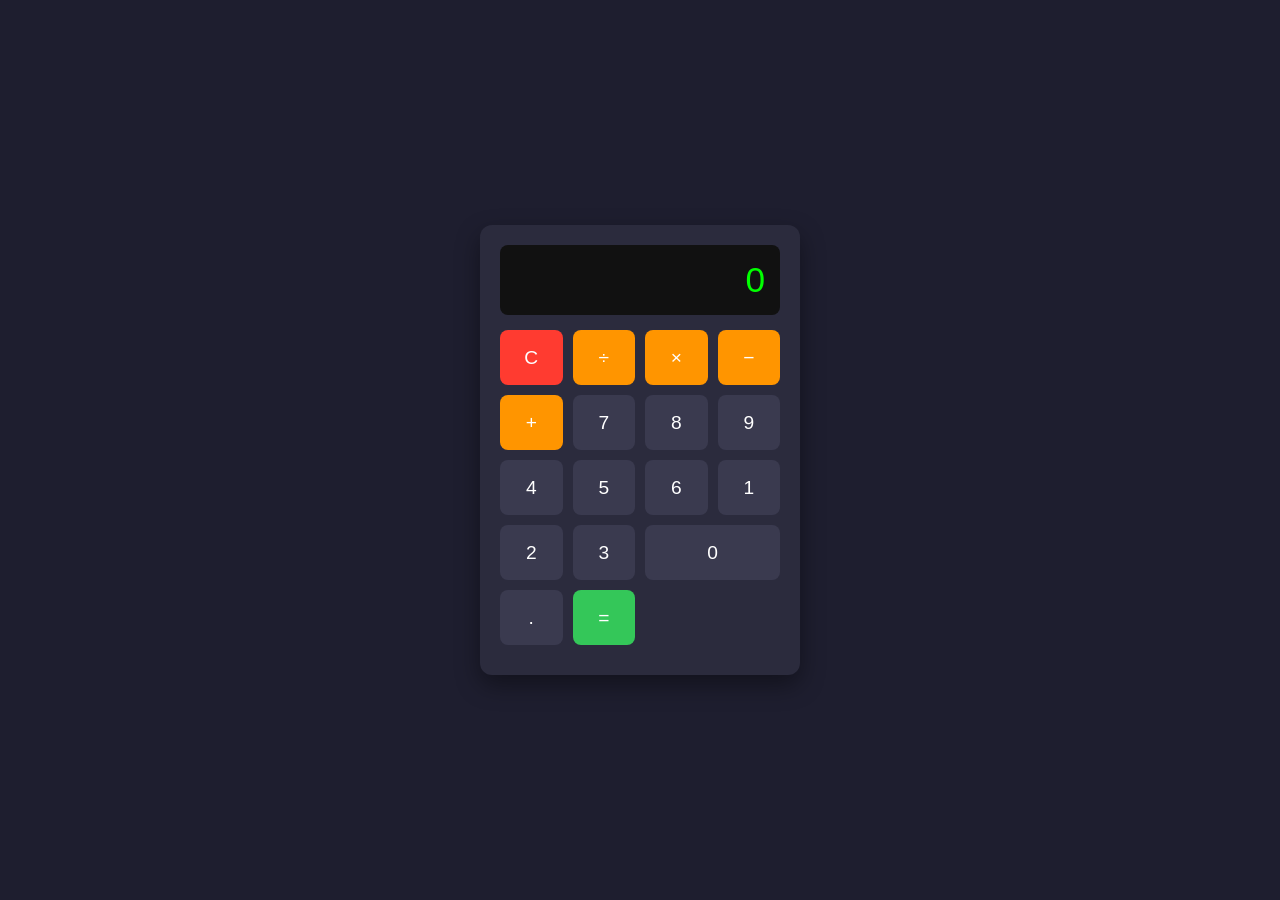
<file: index.html>
<!doctype html>
<html lang="pt-br">
  <head>
    <meta charset="UTF-8" />
    <meta name="viewport" content="width=device-width, initial-scale=1.0" />
    <title>Calculadora</title>
    <link rel="stylesheet" href="/style.css" />
  </head>
  <body>
    <div class="calculator">
      <div class="display" id="display">0</div>

      <div class="buttons">
        <button class="btn btn-clear" id="clear" onclick="limpar()">C</button>
        <button class="btn operator" data-operator="/">÷</button>
        <button class="btn operator" data-operator="*">×</button>
        <button class="btn operator" data-operator="-">−</button>
        <button class="btn operator" data-operator="+">+</button>

        <button class="btn number" data-number="7" id="numero">7</button>
        <button class="btn number" data-number="8" id="numero">8</button>
        <button class="btn number" data-number="9" id="numero">9</button>

        <button class="btn number" data-number="4" id="numero">4</button>
        <button class="btn number" data-number="5" id="numero">5</button>
        <button class="btn number" data-number="6" id="numero">6</button>

        <button class="btn number" data-number="1" id="numero">1</button>
        <button class="btn number" data-number="2" id="numero">2</button>
        <button class="btn number" data-number="3" id="numero">3</button>

        <button class="btn number zero" data-number="0">0</button>
        <button class="btn number" data-number=".">.</button>
        <button class="btn equals" id="equals" onclick="resultado()">=</button>
      </div>
    </div>
    <script>
      // Seleciona a div que contém todos os botões
      var botoes = document.querySelector("div.buttons");
      // Pega o display da calculadora
      var disp = document.getElementById("display");

      // Escuta qualquer clique dentro da div
      botoes.addEventListener("click", mostrar);

      function mostrar(evento) {
        // Pega o display da calculadora

        // evento.target é o botão que foi clicado
        var botaoClicado = evento.target;

        if (botaoClicado.id === "equals") {
          resultado();
          return;
        }
        if (botaoClicado.id === "clear") {
          limpar();
          return;
        }

        if (disp.innerText === "0") {
          disp.innerText = botaoClicado.innerText;
        }

        // Verifica se o botão é um número
        else if (botaoClicado.classList.contains("number")) {
          // Adiciona o número clicado no display
          disp.innerHTML += botaoClicado.innerText;
        }

        // Verifica se o botão é um operador
        else if (botaoClicado.classList.contains("operator")) {
          // Adiciona o operador clicado no display
          disp.innerHTML += botaoClicado.innerText;
        }
      }

      function resultado() {
        if (disp.innerText.includes("+")) {
          //verifica c tem a str "+"
          var operacao = disp.innerText.split("+"); //split quebra e cria uma lista sem o elemento passado como parametro
          var soma = 0;
          for (e of operacao) {
            soma = soma + Number.parseFloat(e);
          }
          disp.innerText = soma;
        } else if (disp.innerText.includes("×")) {
          var multiplicacao = disp.innerText.split("×");
          var multi = 1;
          for (m of multiplicacao) {
            multi = multi * Number.parseFloat(m);
          }
          disp.innerText = multi;
        } else if (disp.innerText.includes("−")) {
          var subtracao = disp.innerText.split("−");
          var sub = Number.parseFloat(subtracao[0]);
          var rest = subtracao.slice(1);
          for (s of rest) {
            sub = sub - Number.parseFloat(s);
          }
          disp.innerText = sub;
        } else if (disp.innerText.includes("÷")) {
          var divisao = disp.innerText.split("÷");
          var divi = Number.parseFloat(divisao[0]);
          var resDiv = divisao.slice(1); //meio q cria uma nova lista apartir do indici indicado

          for (d of resDiv) {
            divi = divi / Number.parseFloat(d);
          }
          disp.innerText = divi;
        }
      }
      function limpar() {
        disp.innerText = "0";
      }
    </script>
  </body>
</html>
</file>
<file: style.css>
* {
  margin: 0;
  padding: 0;
  box-sizing: border-box;
  font-family: Arial, Helvetica, sans-serif;
}

body {
  min-height: 100vh;
  background: #1e1e2f;
  display: flex;
  justify-content: center;
  align-items: center;
}

.calculator {
  background: #2b2b3d;
  width: 320px;
  border-radius: 12px;
  padding: 20px;
  box-shadow: 0 10px 25px rgba(0, 0, 0, 0.4);
}

.display {
  background: #111;
  color: #0f0;
  font-size: 2.2rem;
  padding: 15px;
  border-radius: 8px;
  text-align: right;
  margin-bottom: 15px;
  overflow: hidden;
}

.buttons {
  display: grid;
  grid-template-columns: repeat(4, 1fr);
  gap: 10px;
}

.btn {
  height: 55px;
  font-size: 1.2rem;
  border: none;
  border-radius: 8px;
  cursor: pointer;
  background: #3a3a4f;
  color: #fff;
  transition: background 0.2s;
}

.btn:hover {
  background: #4a4a63;
}

.operator {
  background: #ff9500;
  color: #fff;
}

.operator:hover {
  background: #e08900;
}

.equals {
  grid-row: span 2;
  background: #34c759;
}

.equals:hover {
  background: #2fa84f;
}

.zero {
  grid-column: span 2;
}

.btn-clear {
  background: #ff3b30;
}

.btn-clear:hover {
  background: #e03228;
}
</file>
